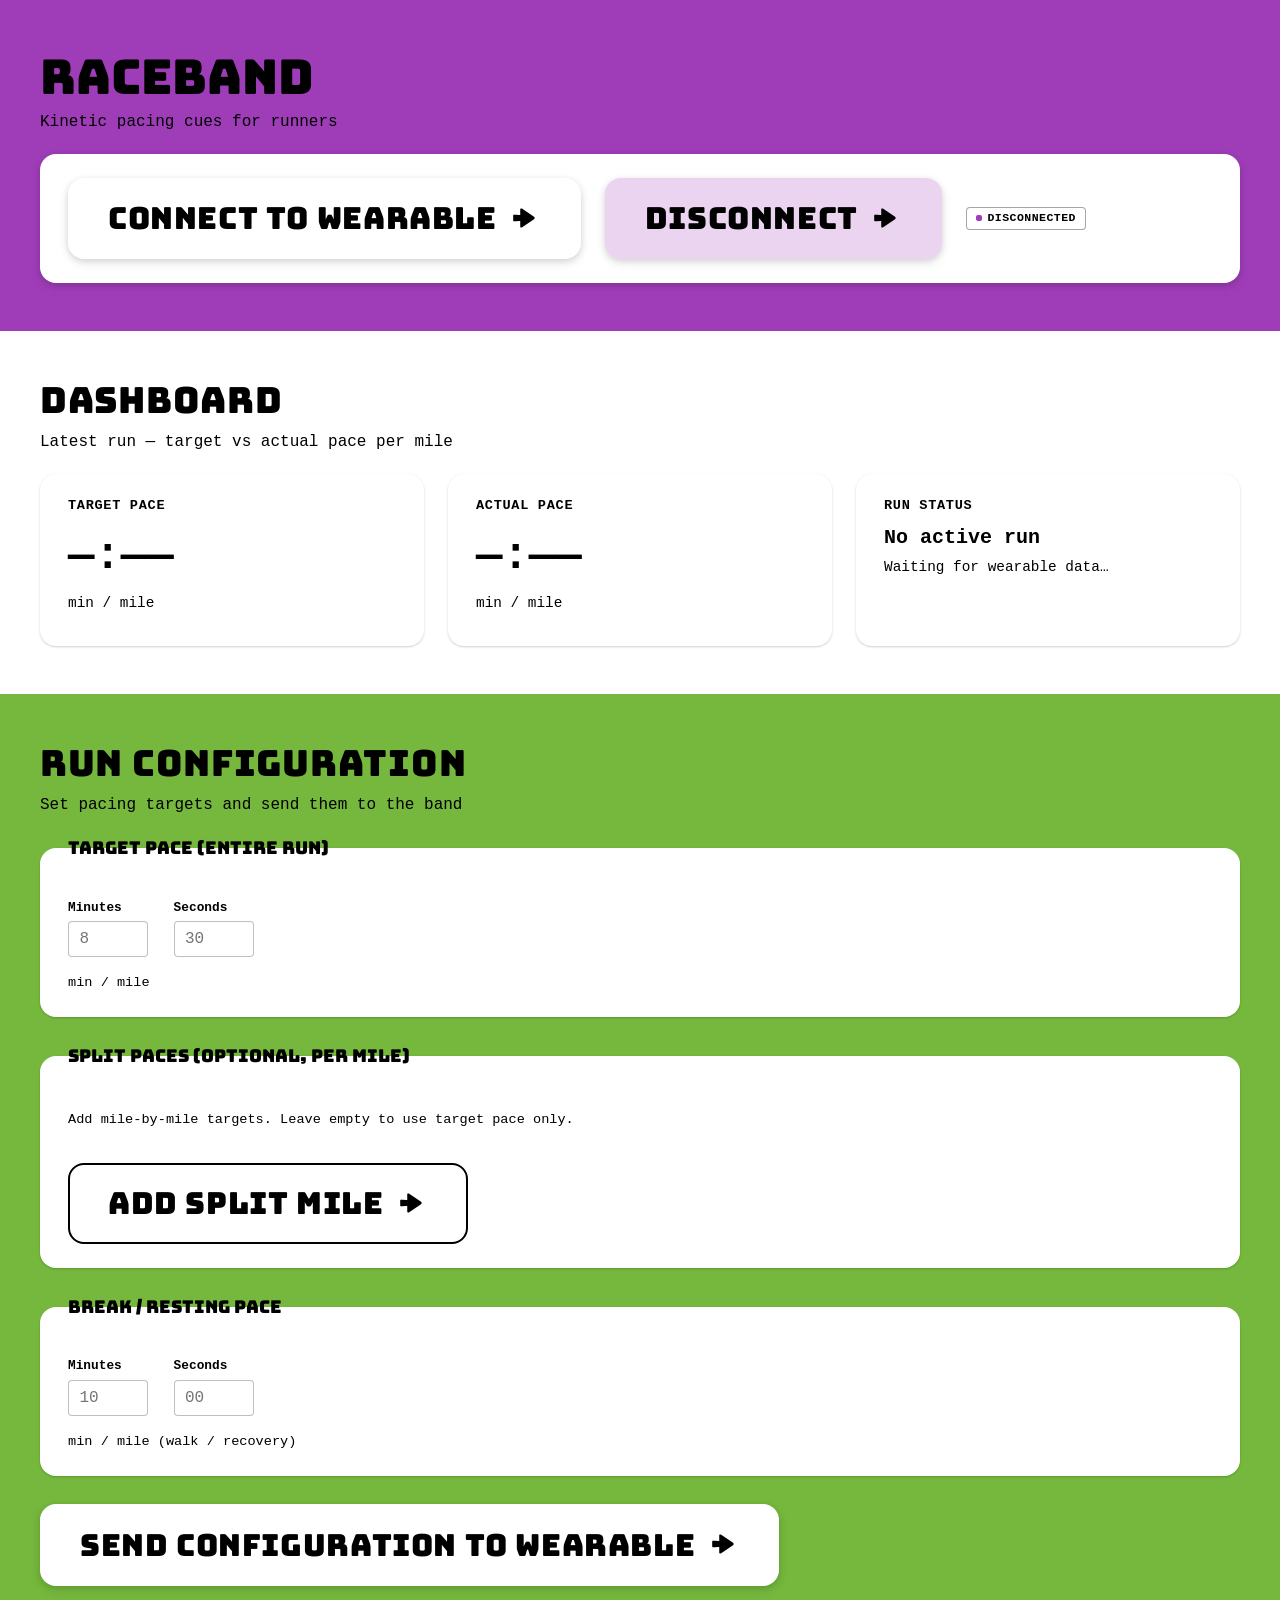
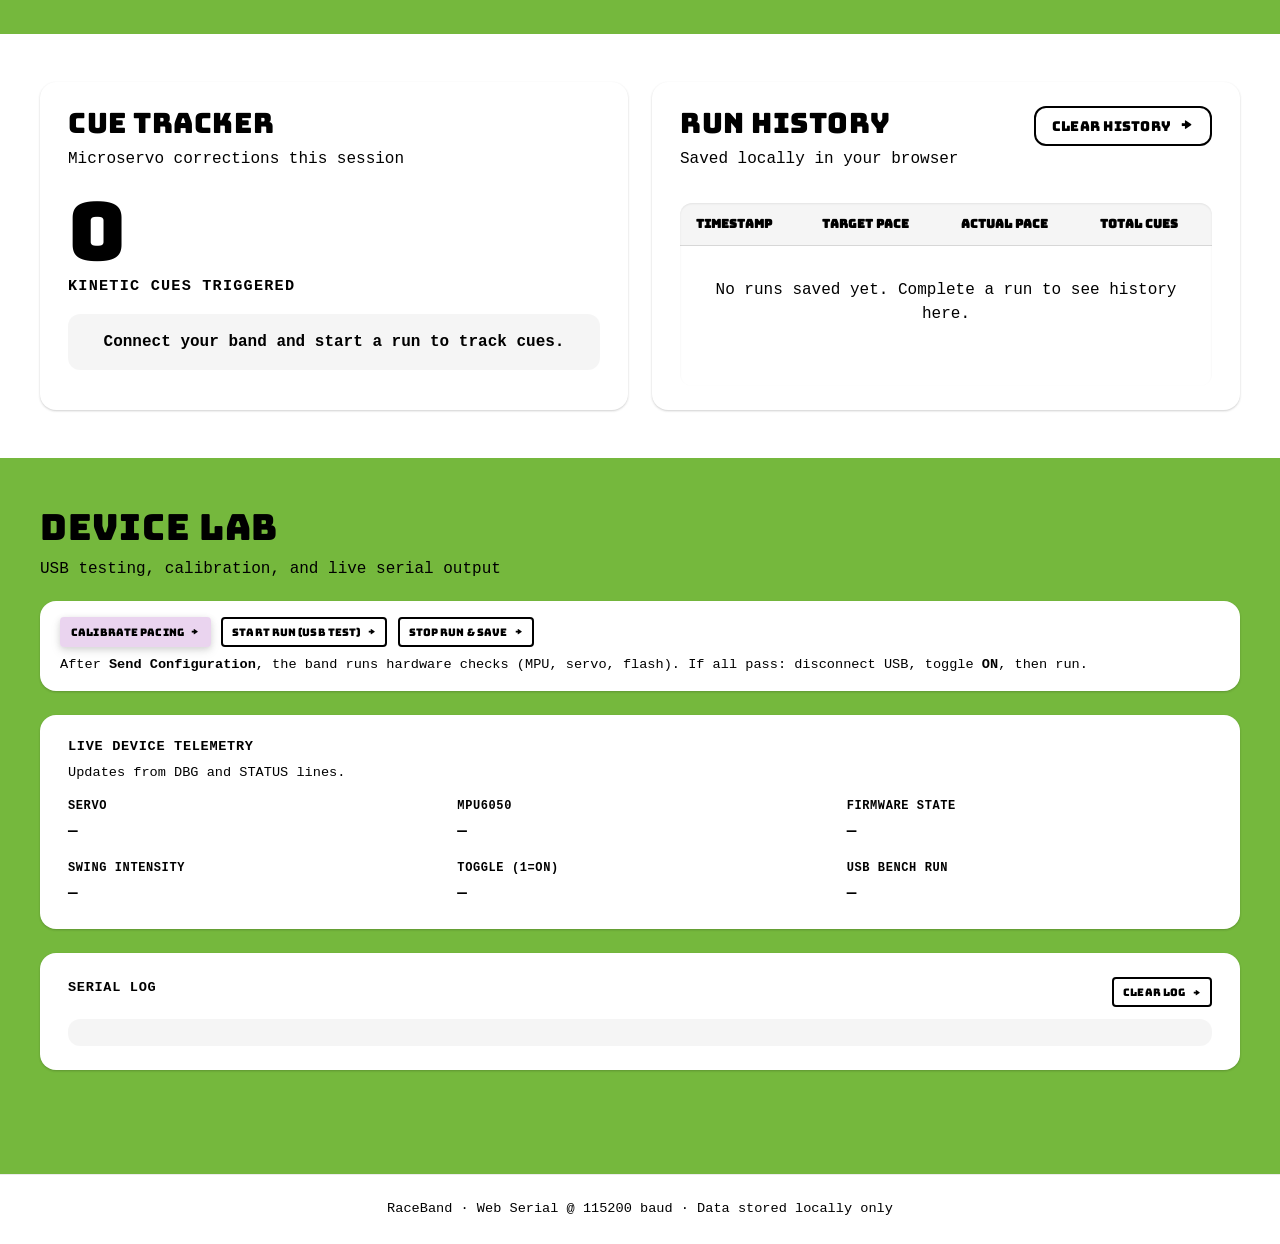
<file: RaceBand/index.html>
<!DOCTYPE html>
<html lang="en">
<head>
  <meta charset="UTF-8" />
  <meta name="viewport" content="width=device-width, initial-scale=1.0" />
  <title>RaceBand — Kinetic Pacing Wearable</title>
  <link rel="preconnect" href="https://fonts.googleapis.com" />
  <link rel="preconnect" href="https://fonts.gstatic.com" crossorigin />
  <link
    href="https://fonts.googleapis.com/css2?family=Bungee&family=Courier+Prime+Sans:ital,wght@0,400;0,700;1,400&display=swap"
    rel="stylesheet"
  />
  <link rel="stylesheet" href="style.css" />
</head>
<body>
  <!-- CONNECTION BAR — Purple -->
  <header class="section section--purple" id="connection-bar">
    <div class="section__inner">
      <h1 class="page-title">RaceBand</h1>
      <p class="tagline">Kinetic pacing cues for runners</p>
      <div class="m3-card m3-card--elevated connection-card">
        <div class="connection-controls">
          <button type="button" id="btn-connect" class="btn btn--filled">
            <span class="btn__label">Connect to Wearable</span>
          </button>
          <button type="button" id="btn-disconnect" class="btn btn--tonal" hidden>
            <span class="btn__label">Disconnect</span>
          </button>
          <span id="connection-status" class="chip chip--disconnected" role="status" aria-live="polite">
            <span class="chip__dot" aria-hidden="true"></span>
            Disconnected
          </span>
        </div>
      </div>
    </div>
  </header>

  <main>
    <!-- DASHBOARD — White -->
    <section class="section section--white" id="dashboard" aria-labelledby="dashboard-heading">
      <div class="section__inner">
        <h2 id="dashboard-heading" class="section-title">Dashboard</h2>
        <p class="section-subtitle">Latest run — target vs actual pace per mile</p>

        <div class="dashboard-grid">
          <article class="m3-card stat-card">
            <h3 class="stat-card__label">Target Pace</h3>
            <p id="dash-target-pace" class="stat-card__value">—:——</p>
            <p class="stat-card__unit">min / mile</p>
          </article>
          <article class="m3-card stat-card stat-card--compare">
            <h3 class="stat-card__label">Actual Pace</h3>
            <p id="dash-actual-pace" class="stat-card__value">—:——</p>
            <p class="stat-card__unit">min / mile</p>
            <p id="dash-pace-delta" class="stat-card__delta" aria-live="polite"></p>
          </article>
          <article class="m3-card stat-card">
            <h3 class="stat-card__label">Run Status</h3>
            <p id="dash-run-status" class="stat-card__value stat-card__value--small">No active run</p>
            <p id="dash-last-updated" class="stat-card__meta">Waiting for wearable data…</p>
          </article>
        </div>
      </div>
    </section>

    <!-- RUN CONFIGURATION — Green -->
    <section class="section section--green" id="run-config" aria-labelledby="config-heading">
      <div class="section__inner">
        <h2 id="config-heading" class="section-title">Run Configuration</h2>
        <p class="section-subtitle">Set pacing targets and send them to the band</p>

        <form id="config-form" class="config-form" novalidate>
          <fieldset class="m3-card form-group">
            <legend class="form-legend">Target Pace (entire run)</legend>
            <label class="field">
              <span class="field__label">Minutes</span>
              <input type="number" id="target-min" name="targetMin" min="0" max="59" placeholder="8" required />
            </label>
            <label class="field">
              <span class="field__label">Seconds</span>
              <input type="number" id="target-sec" name="targetSec" min="0" max="59" placeholder="30" required />
            </label>
            <span class="field__hint">min / mile</span>
          </fieldset>

          <fieldset class="m3-card form-group form-group--splits">
            <legend class="form-legend">Split Paces (optional, per mile)</legend>
            <p class="field__hint">Add mile-by-mile targets. Leave empty to use target pace only.</p>
            <div id="splits-container" class="splits-list"></div>
            <button type="button" id="btn-add-split" class="btn btn--outlined">
              <span class="btn__label">Add Split Mile</span>
            </button>
          </fieldset>

          <fieldset class="m3-card form-group">
            <legend class="form-legend">Break / Resting Pace</legend>
            <label class="field">
              <span class="field__label">Minutes</span>
              <input type="number" id="break-min" name="breakMin" min="0" max="59" placeholder="10" />
            </label>
            <label class="field">
              <span class="field__label">Seconds</span>
              <input type="number" id="break-sec" name="breakSec" min="0" max="59" placeholder="00" />
            </label>
            <span class="field__hint">min / mile (walk / recovery)</span>
          </fieldset>

          <div class="form-actions">
            <button type="submit" id="btn-send-config" class="btn btn--filled">
              <span class="btn__label">Send Configuration to Wearable</span>
            </button>
          </div>
        </form>
      </div>
    </section>

    <!-- CUE TRACKER + RUN HISTORY — White, two columns -->
    <section class="section section--white" id="insights" aria-label="Session insights">
      <div class="section__inner">
        <div class="two-col">
          <article class="m3-card two-col__item" id="cue-tracker" aria-labelledby="cue-heading">
            <h2 id="cue-heading" class="section-title section-title--in-card">Cue Tracker</h2>
            <p class="section-subtitle section-subtitle--in-card">Microservo corrections this session</p>

            <p id="cue-count" class="cue-count" aria-live="polite">0</p>
            <p class="cue-count-label">Kinetic Cues Triggered</p>
            <p id="motivation-message" class="motivation m3-card m3-card--filled" aria-live="polite">
              Connect your band and start a run to track cues.
            </p>
          </article>

          <article class="m3-card two-col__item" id="run-history" aria-labelledby="history-heading">
            <header class="history-header">
              <div>
                <h2 id="history-heading" class="section-title section-title--in-card">Run History</h2>
                <p class="section-subtitle section-subtitle--in-card">Saved locally in your browser</p>
              </div>
              <button type="button" id="btn-clear-history" class="btn btn--outlined btn--compact">
                <span class="btn__label">Clear History</span>
              </button>
            </header>

            <div class="table-wrap m3-card m3-card--inset">
              <table class="history-table" aria-describedby="history-empty-msg">
                <thead>
                  <tr>
                    <th scope="col">Timestamp</th>
                    <th scope="col">Target Pace</th>
                    <th scope="col">Actual Pace</th>
                    <th scope="col">Total Cues</th>
                  </tr>
                </thead>
                <tbody id="history-tbody"></tbody>
              </table>
              <p id="history-empty-msg" class="history-empty">No runs saved yet. Complete a run to see history here.</p>
            </div>
          </article>
        </div>
      </div>
    </section>

    <!-- DEVICE LAB — Green, bottom: USB test, calibrate, telemetry, serial log -->
    <section class="section section--green" id="device-lab" aria-labelledby="device-lab-heading">
      <div class="section__inner">
        <h2 id="device-lab-heading" class="section-title">Device Lab</h2>
        <p class="section-subtitle">USB testing, calibration, and live serial output</p>

        <div class="device-lab-toolbar m3-card">
          <div class="device-lab-actions">
            <button type="button" id="btn-calibrate" class="btn btn--tonal btn--small">
              <span class="btn__label">Calibrate Pacing</span>
            </button>
            <button type="button" id="btn-run-start" class="btn btn--outlined btn--small">
              <span class="btn__label">Start Run (USB test)</span>
            </button>
            <button type="button" id="btn-run-stop" class="btn btn--outlined btn--small">
              <span class="btn__label">Stop Run &amp; Save</span>
            </button>
          </div>
          <p class="field__hint device-lab-hint">
            After <strong>Send Configuration</strong>, the band runs hardware checks (MPU, servo,
            flash). If all pass: disconnect USB, toggle <strong>ON</strong>, then run.
          </p>
        </div>

        <article class="m3-card device-telemetry" aria-labelledby="telemetry-heading">
          <h3 id="telemetry-heading" class="stat-card__label">Live device telemetry</h3>
          <p class="field__hint">Updates from DBG and STATUS lines.</p>
          <dl class="telemetry-grid">
            <div class="telemetry-item">
              <dt>Servo</dt>
              <dd id="status-servo">—</dd>
            </div>
            <div class="telemetry-item">
              <dt>MPU6050</dt>
              <dd id="status-mpu">—</dd>
            </div>
            <div class="telemetry-item">
              <dt>Firmware state</dt>
              <dd id="status-run-state">—</dd>
            </div>
            <div class="telemetry-item">
              <dt>Swing intensity</dt>
              <dd id="status-swing">—</dd>
            </div>
            <div class="telemetry-item">
              <dt>Toggle (1=on)</dt>
              <dd id="status-switch">—</dd>
            </div>
            <div class="telemetry-item">
              <dt>USB bench run</dt>
              <dd id="status-bench">—</dd>
            </div>
          </dl>
        </article>

        <article class="m3-card serial-log-card" aria-labelledby="serial-log-heading">
          <div class="serial-log-header">
            <h3 id="serial-log-heading" class="stat-card__label">Serial log</h3>
            <button type="button" id="btn-clear-log" class="btn btn--outlined btn--small">
              <span class="btn__label">Clear log</span>
            </button>
          </div>
          <pre id="serial-log" class="serial-log" aria-live="polite"></pre>
        </article>

        <p id="config-feedback" class="feedback" role="status" aria-live="polite"></p>
      </div>
    </section>
  </main>

  <footer class="section section--white footer">
    <p class="footer__text">RaceBand · Web Serial @ 115200 baud · Data stored locally only</p>
  </footer>

  <script src="app.js"></script>
</body>
</html>
</file>
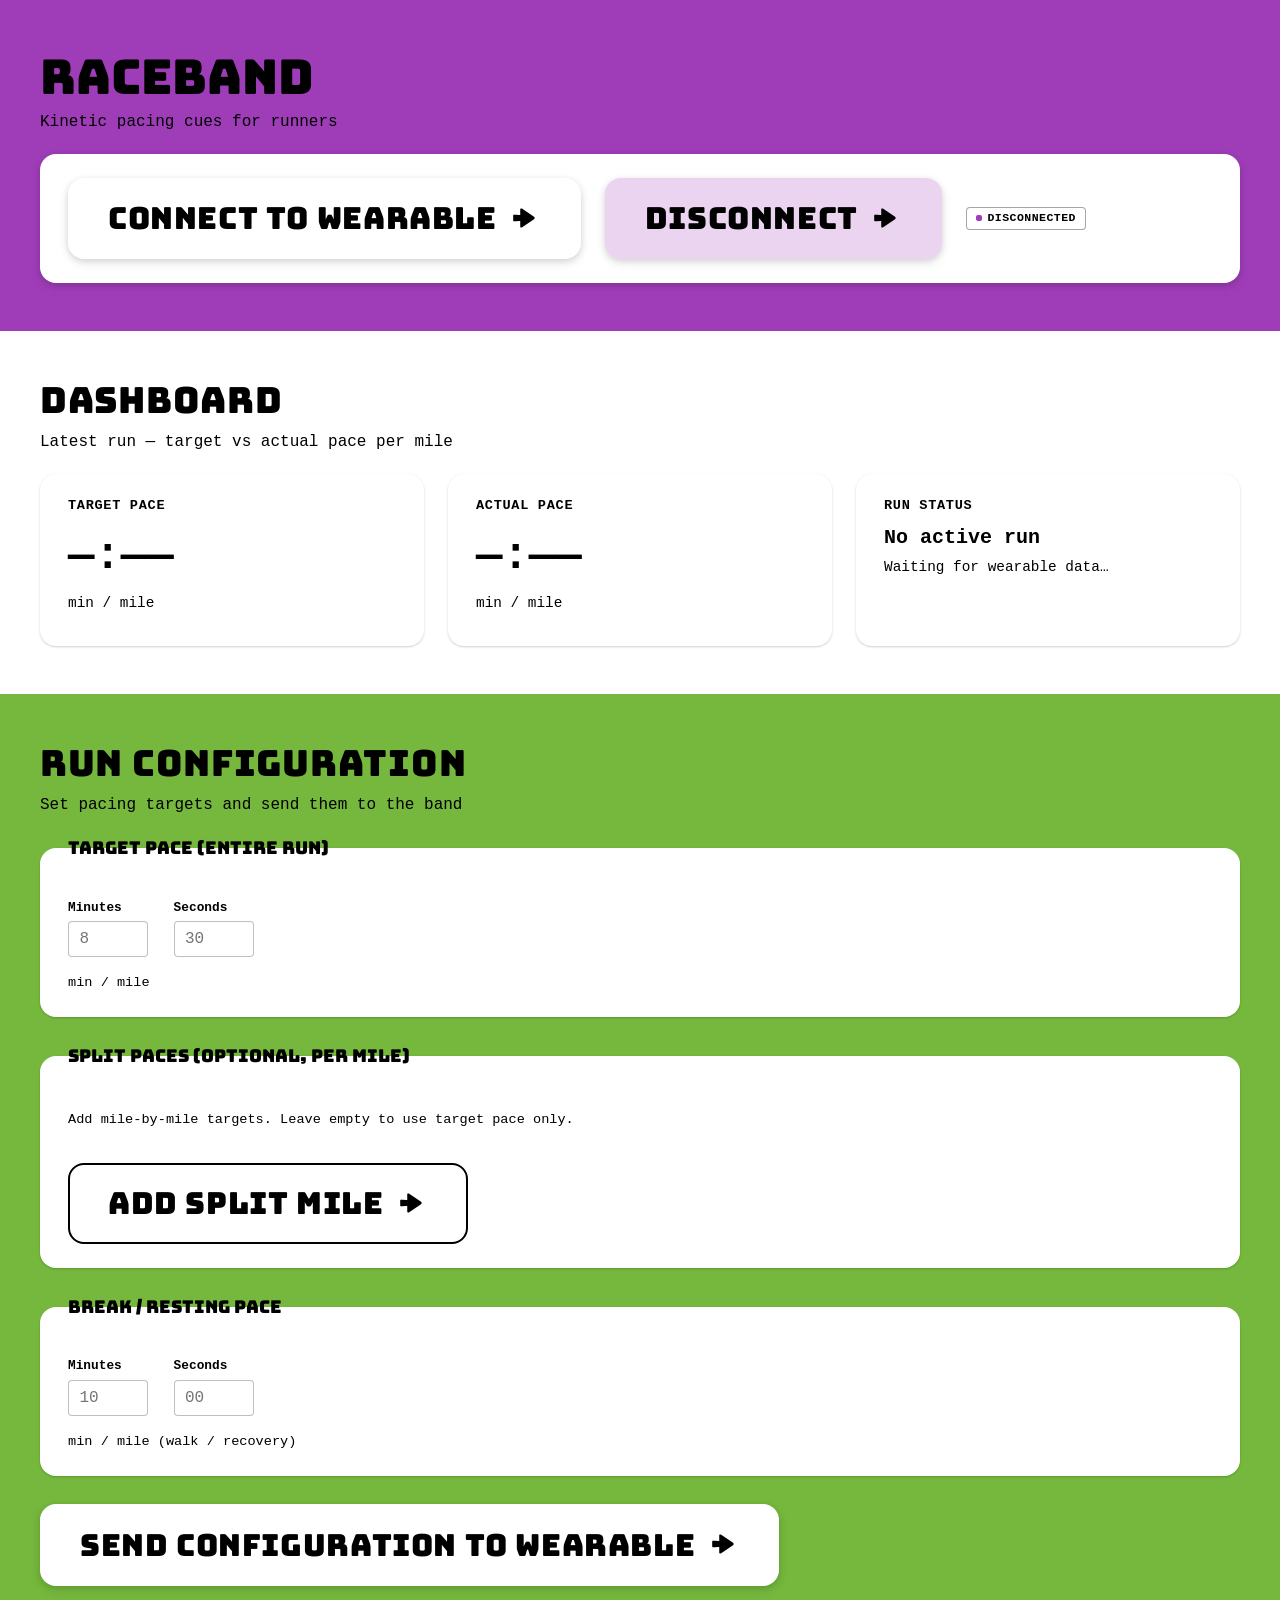
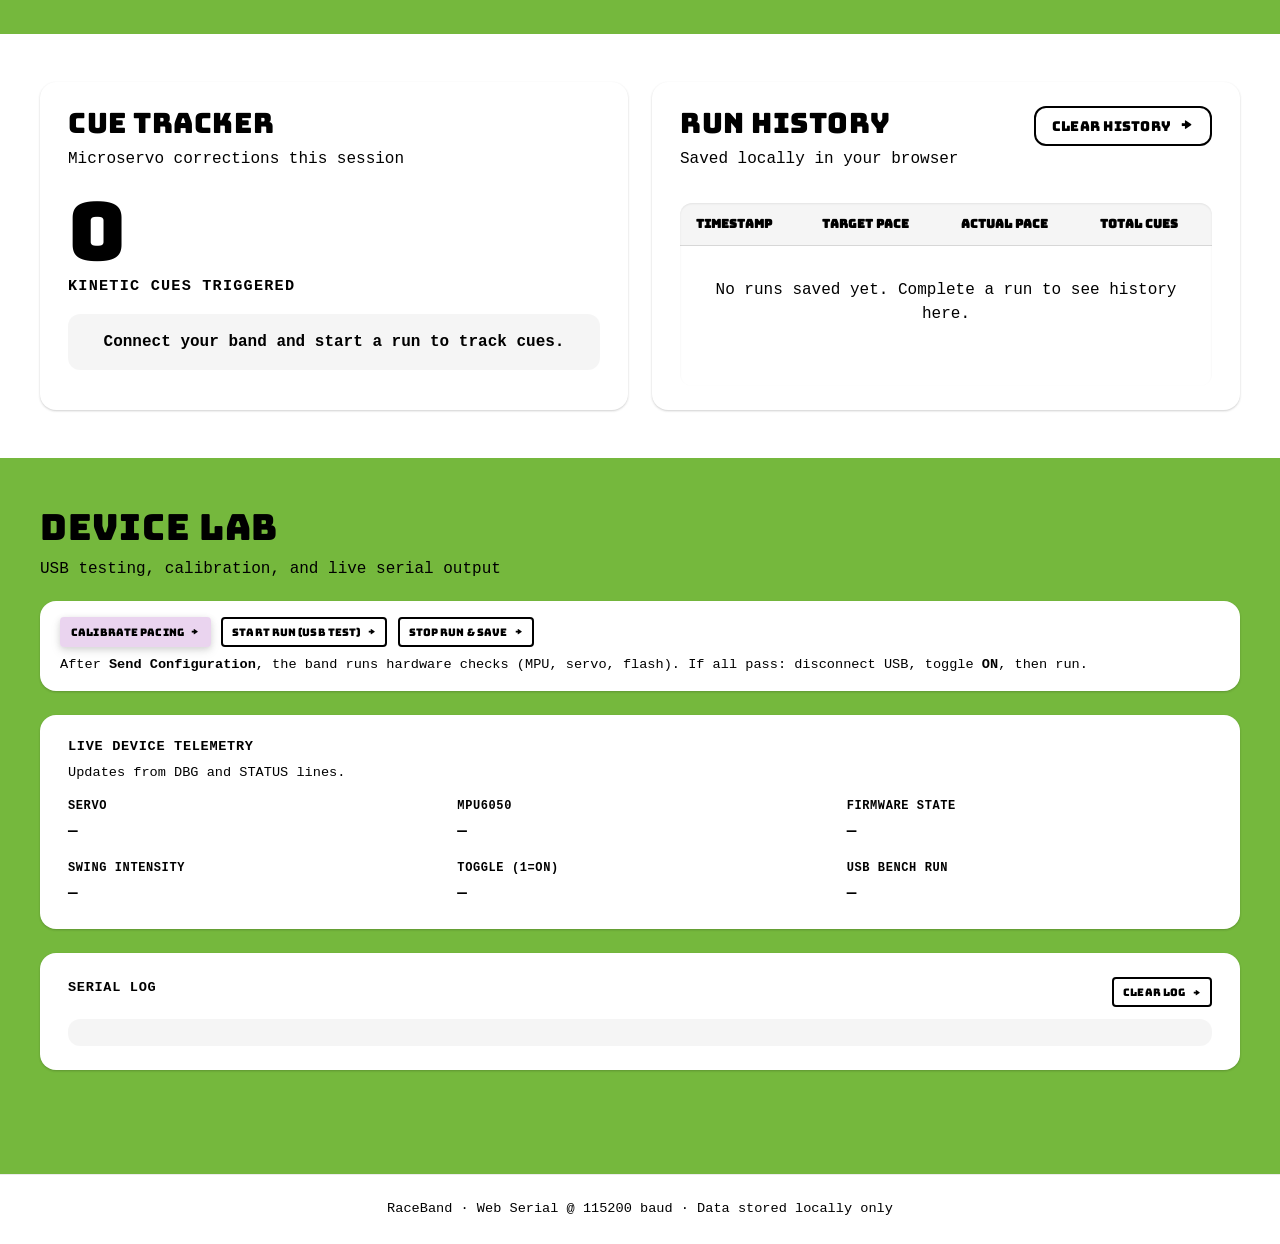
<file: RaceBand/racebandapp.html>
<!DOCTYPE html>
<!--
  RaceBand — Kinetic Pacing Wearable Dashboard (HTML)
  HCDE 539 · University of Washington

  Attribution:
  This dashboard markup was developed with assistance from Cursor (AI-assisted IDE).

  Third-party: Google Fonts (Bungee, Courier Prime Sans) via fonts.googleapis.com
-->
<html lang="en">
<head>
  <meta charset="UTF-8" />
  <meta name="viewport" content="width=device-width, initial-scale=1.0" />
  <title>RaceBand — Kinetic Pacing Wearable</title>
  <link rel="preconnect" href="https://fonts.googleapis.com" />
  <link rel="preconnect" href="https://fonts.gstatic.com" crossorigin />
  <link
    href="https://fonts.googleapis.com/css2?family=Bungee&family=Courier+Prime+Sans:ital,wght@0,400;0,700;1,400&display=swap"
    rel="stylesheet"
  />
  <link rel="stylesheet" href="style.css" />
</head>
<body>
  <!-- CONNECTION BAR — Purple -->
  <header class="section section--purple" id="connection-bar">
    <div class="section__inner">
      <h1 class="page-title">RaceBand</h1>
      <p class="tagline">Kinetic pacing cues for runners</p>
      <div class="m3-card m3-card--elevated connection-card">
        <div class="connection-controls">
          <button type="button" id="btn-connect" class="btn btn--filled">
            <span class="btn__label">Connect to Wearable</span>
          </button>
          <button type="button" id="btn-disconnect" class="btn btn--tonal" hidden>
            <span class="btn__label">Disconnect</span>
          </button>
          <span id="connection-status" class="chip chip--disconnected" role="status" aria-live="polite">
            <span class="chip__dot" aria-hidden="true"></span>
            Disconnected
          </span>
        </div>
      </div>
    </div>
  </header>

  <main>
    <!-- DASHBOARD — White -->
    <section class="section section--white" id="dashboard" aria-labelledby="dashboard-heading">
      <div class="section__inner">
        <h2 id="dashboard-heading" class="section-title">Dashboard</h2>
        <p class="section-subtitle">Latest run — target vs actual pace per mile</p>

        <div class="dashboard-grid">
          <article class="m3-card stat-card">
            <h3 class="stat-card__label">Target Pace</h3>
            <p id="dash-target-pace" class="stat-card__value">—:——</p>
            <p class="stat-card__unit">min / mile</p>
          </article>
          <article class="m3-card stat-card stat-card--compare">
            <h3 class="stat-card__label">Actual Pace</h3>
            <p id="dash-actual-pace" class="stat-card__value">—:——</p>
            <p class="stat-card__unit">min / mile</p>
            <p id="dash-pace-delta" class="stat-card__delta" aria-live="polite"></p>
          </article>
          <article class="m3-card stat-card">
            <h3 class="stat-card__label">Run Status</h3>
            <p id="dash-run-status" class="stat-card__value stat-card__value--small">No active run</p>
            <p id="dash-last-updated" class="stat-card__meta">Waiting for wearable data…</p>
          </article>
        </div>
      </div>
    </section>

    <!-- RUN CONFIGURATION — Green -->
    <section class="section section--green" id="run-config" aria-labelledby="config-heading">
      <div class="section__inner">
        <h2 id="config-heading" class="section-title">Run Configuration</h2>
        <p class="section-subtitle">Set pacing targets and send them to the band</p>

        <form id="config-form" class="config-form" novalidate>
          <fieldset class="m3-card form-group">
            <legend class="form-legend">Target Pace (entire run)</legend>
            <label class="field">
              <span class="field__label">Minutes</span>
              <input type="number" id="target-min" name="targetMin" min="0" max="59" placeholder="8" required />
            </label>
            <label class="field">
              <span class="field__label">Seconds</span>
              <input type="number" id="target-sec" name="targetSec" min="0" max="59" placeholder="30" required />
            </label>
            <span class="field__hint">min / mile</span>
          </fieldset>

          <fieldset class="m3-card form-group form-group--splits">
            <legend class="form-legend">Split Paces (optional, per mile)</legend>
            <p class="field__hint">Add mile-by-mile targets. Leave empty to use target pace only.</p>
            <div id="splits-container" class="splits-list"></div>
            <button type="button" id="btn-add-split" class="btn btn--outlined">
              <span class="btn__label">Add Split Mile</span>
            </button>
          </fieldset>

          <fieldset class="m3-card form-group">
            <legend class="form-legend">Break / Resting Pace</legend>
            <label class="field">
              <span class="field__label">Minutes</span>
              <input type="number" id="break-min" name="breakMin" min="0" max="59" placeholder="10" />
            </label>
            <label class="field">
              <span class="field__label">Seconds</span>
              <input type="number" id="break-sec" name="breakSec" min="0" max="59" placeholder="00" />
            </label>
            <span class="field__hint">min / mile (walk / recovery)</span>
          </fieldset>

          <div class="form-actions">
            <button type="submit" id="btn-send-config" class="btn btn--filled">
              <span class="btn__label">Send Configuration to Wearable</span>
            </button>
          </div>
        </form>
      </div>
    </section>

    <!-- CUE TRACKER + RUN HISTORY — White, two columns -->
    <section class="section section--white" id="insights" aria-label="Session insights">
      <div class="section__inner">
        <div class="two-col">
          <article class="m3-card two-col__item" id="cue-tracker" aria-labelledby="cue-heading">
            <h2 id="cue-heading" class="section-title section-title--in-card">Cue Tracker</h2>
            <p class="section-subtitle section-subtitle--in-card">Microservo corrections this session</p>

            <p id="cue-count" class="cue-count" aria-live="polite">0</p>
            <p class="cue-count-label">Kinetic Cues Triggered</p>
            <p id="motivation-message" class="motivation m3-card m3-card--filled" aria-live="polite">
              Connect your band and start a run to track cues.
            </p>
          </article>

          <article class="m3-card two-col__item" id="run-history" aria-labelledby="history-heading">
            <header class="history-header">
              <div>
                <h2 id="history-heading" class="section-title section-title--in-card">Run History</h2>
                <p class="section-subtitle section-subtitle--in-card">Saved locally in your browser</p>
              </div>
              <button type="button" id="btn-clear-history" class="btn btn--outlined btn--compact">
                <span class="btn__label">Clear History</span>
              </button>
            </header>

            <div class="table-wrap m3-card m3-card--inset">
              <table class="history-table" aria-describedby="history-empty-msg">
                <thead>
                  <tr>
                    <th scope="col">Timestamp</th>
                    <th scope="col">Target Pace</th>
                    <th scope="col">Actual Pace</th>
                    <th scope="col">Total Cues</th>
                  </tr>
                </thead>
                <tbody id="history-tbody"></tbody>
              </table>
              <p id="history-empty-msg" class="history-empty">No runs saved yet. Complete a run to see history here.</p>
            </div>
          </article>
        </div>
      </div>
    </section>

    <!-- DEVICE LAB — Green, bottom: USB test, calibrate, telemetry, serial log -->
    <section class="section section--green" id="device-lab" aria-labelledby="device-lab-heading">
      <div class="section__inner">
        <h2 id="device-lab-heading" class="section-title">Device Lab</h2>
        <p class="section-subtitle">USB testing, calibration, and live serial output</p>

        <div class="device-lab-toolbar m3-card">
          <div class="device-lab-actions">
            <button type="button" id="btn-calibrate" class="btn btn--tonal btn--small">
              <span class="btn__label">Calibrate Pacing</span>
            </button>
            <button type="button" id="btn-run-start" class="btn btn--outlined btn--small">
              <span class="btn__label">Start Run (USB test)</span>
            </button>
            <button type="button" id="btn-run-stop" class="btn btn--outlined btn--small">
              <span class="btn__label">Stop Run &amp; Save</span>
            </button>
          </div>
          <p class="field__hint device-lab-hint">
            After <strong>Send Configuration</strong>, the band runs hardware checks (MPU, servo,
            flash). If all pass: disconnect USB, toggle <strong>ON</strong>, then run.
          </p>
        </div>

        <article class="m3-card device-telemetry" aria-labelledby="telemetry-heading">
          <h3 id="telemetry-heading" class="stat-card__label">Live device telemetry</h3>
          <p class="field__hint">Updates from DBG and STATUS lines.</p>
          <dl class="telemetry-grid">
            <div class="telemetry-item">
              <dt>Servo</dt>
              <dd id="status-servo">—</dd>
            </div>
            <div class="telemetry-item">
              <dt>MPU6050</dt>
              <dd id="status-mpu">—</dd>
            </div>
            <div class="telemetry-item">
              <dt>Firmware state</dt>
              <dd id="status-run-state">—</dd>
            </div>
            <div class="telemetry-item">
              <dt>Swing intensity</dt>
              <dd id="status-swing">—</dd>
            </div>
            <div class="telemetry-item">
              <dt>Toggle (1=on)</dt>
              <dd id="status-switch">—</dd>
            </div>
            <div class="telemetry-item">
              <dt>USB bench run</dt>
              <dd id="status-bench">—</dd>
            </div>
          </dl>
        </article>

        <article class="m3-card serial-log-card" aria-labelledby="serial-log-heading">
          <div class="serial-log-header">
            <h3 id="serial-log-heading" class="stat-card__label">Serial log</h3>
            <button type="button" id="btn-clear-log" class="btn btn--outlined btn--small">
              <span class="btn__label">Clear log</span>
            </button>
          </div>
          <pre id="serial-log" class="serial-log" aria-live="polite"></pre>
        </article>

        <p id="config-feedback" class="feedback" role="status" aria-live="polite"></p>
      </div>
    </section>
  </main>

  <footer class="section section--white footer">
    <p class="footer__text">RaceBand · Web Serial @ 115200 baud · Data stored locally only</p>
  </footer>

  <script src="app.js"></script>
</body>
</html>
</file>
<file: RaceBand/style.css>
/* ==========================================================================
   RaceBand — Material 3–inspired surfaces (vanilla CSS)
   HCDE 539 · University of Washington

   Typography: Bungee (headings + action buttons), Courier Prime Sans (body)
   loaded from Google Fonts in racebandapp.html (third-party).

   Text: #000000 · No orange palette
   ========================================================================== */

:root {
  --color-text: #000000;
  --color-purple: #9f3db8;
  --color-white: #ffffff;
  --color-green: #75b83d;

  --font-heading: "Bungee", system-ui, sans-serif;
  --font-body: "Courier Prime Sans", "Courier New", monospace;

  /* Material 3 shape (medium / large corners) */
  --m3-shape-corner-medium: 12px;
  --m3-shape-corner-large: 16px;
  --m3-shape-corner-small: 4px;

  /* Elevation shadows (approximate M3 levels) */
  --m3-elevation-1: 0 1px 2px rgba(0, 0, 0, 0.12), 0 1px 3px rgba(0, 0, 0, 0.08);
  --m3-elevation-2: 0 2px 6px rgba(0, 0, 0, 0.12), 0 4px 12px rgba(0, 0, 0, 0.08);
  --m3-elevation-3: 0 4px 8px rgba(0, 0, 0, 0.14), 0 8px 24px rgba(0, 0, 0, 0.1);

  --section-padding-y: 3rem;
  --section-padding-x: 2.5rem;
  --inner-max-width: 1200px;
  --gap: 1.5rem;

  /* Action buttons — 2× prior scale (~0.95rem / 0.65rem pad) */
  --btn-font-size: 1.9rem;
  --btn-padding-y: 1.3rem;
  --btn-padding-x: 2.5rem;
  --btn-min-height: 4.25rem;
}

*,
*::before,
*::after {
  box-sizing: border-box;
}

html {
  font-size: 16px;
  scroll-behavior: smooth;
}

body {
  margin: 0;
  color: var(--color-text);
  font-family: var(--font-body);
  font-size: 1rem;
  line-height: 1.5;
  background: var(--color-white);
}

h1,
h2,
h3,
.section-title,
.page-title,
.form-legend {
  font-family: var(--font-heading);
  font-weight: 400;
  color: var(--color-text);
  margin: 0 0 0.5rem;
  line-height: 1.2;
}

p,
label,
input,
td,
th,
.stat-card__label,
.stat-card__unit,
.stat-card__meta,
.field__label,
.field__hint,
.tagline,
.section-subtitle,
.cue-count-label,
.feedback,
.footer__text,
.chip,
.motivation {
  font-family: var(--font-body);
  color: var(--color-text);
}

/* --- Material 3 cards ----------------------------------------------------- */

.m3-card {
  background: var(--color-white);
  border-radius: var(--m3-shape-corner-large);
  box-shadow: var(--m3-elevation-1);
  border: none;
  padding: 1.5rem 1.75rem;
}

.m3-card--elevated {
  box-shadow: var(--m3-elevation-2);
}

.m3-card--filled {
  background: rgba(0, 0, 0, 0.04);
  box-shadow: none;
  border-radius: var(--m3-shape-corner-medium);
}

.m3-card--inset {
  padding: 0;
  overflow: hidden;
  border-radius: var(--m3-shape-corner-medium);
  box-shadow: inset 0 1px 2px rgba(0, 0, 0, 0.08);
}

/* --- Sections ------------------------------------------------------------- */

.section {
  width: 100%;
  padding: var(--section-padding-y) var(--section-padding-x);
}

.section--purple {
  background-color: var(--color-purple);
}

.section--white {
  background-color: var(--color-white);
}

.section--green {
  background-color: var(--color-green);
}

.section__inner {
  max-width: var(--inner-max-width);
  margin: 0 auto;
}

.section-title {
  font-size: clamp(1.75rem, 3vw, 2.25rem);
  text-transform: uppercase;
  letter-spacing: 0.02em;
}

.section-title--in-card {
  font-size: clamp(1.35rem, 2.5vw, 1.75rem);
}

.section-subtitle,
.tagline {
  margin: 0 0 1.25rem;
  font-size: 1rem;
}

.section-subtitle--in-card {
  margin-bottom: 1rem;
}

.page-title {
  font-size: clamp(2rem, 4vw, 3rem);
  margin-bottom: 0.25rem;
}

/* --- Two-column layout (cue tracker | run history) ---------------------- */

.two-col {
  display: grid;
  grid-template-columns: 1fr 1fr;
  gap: var(--gap);
  align-items: start;
}

.two-col__item {
  min-height: 100%;
  display: flex;
  flex-direction: column;
}

/* --- Connection bar ------------------------------------------------------- */

.connection-card {
  margin-top: 0.5rem;
}

.connection-controls {
  display: flex;
  flex-wrap: wrap;
  align-items: center;
  gap: var(--gap);
}

/* --- Chips / status tags (compact, subtle corners) ------------------------ */

.chip {
  display: inline-flex;
  align-items: center;
  gap: 0.35rem;
  font-family: var(--font-body);
  font-size: 0.72rem;
  font-weight: 700;
  letter-spacing: 0.04em;
  text-transform: uppercase;
  padding: 0.2rem 0.55rem;
  border-radius: var(--m3-shape-corner-small);
  border: 1px solid rgba(0, 0, 0, 0.35);
  background: rgba(255, 255, 255, 0.95);
  box-shadow: none;
  line-height: 1.3;
}

.chip__dot {
  width: 6px;
  height: 6px;
  border-radius: 2px;
  background: var(--color-text);
  flex-shrink: 0;
}

.chip--connected {
  border-color: var(--color-green);
  background: rgba(117, 184, 61, 0.2);
}

.chip--connected .chip__dot {
  background: var(--color-green);
}

.chip--disconnected .chip__dot {
  background: var(--color-purple);
}

/* --- Action buttons (large, Bungee, arrow suffix) ----------------------- */

.btn {
  display: inline-flex;
  align-items: center;
  justify-content: center;
  gap: 0.35rem;
  font-family: var(--font-heading);
  font-size: var(--btn-font-size);
  font-weight: 400;
  letter-spacing: 0.02em;
  text-transform: uppercase;
  color: var(--color-text);
  border: none;
  border-radius: var(--m3-shape-corner-large);
  padding: var(--btn-padding-y) var(--btn-padding-x);
  min-height: var(--btn-min-height);
  cursor: pointer;
  box-shadow: var(--m3-elevation-2);
  transition: box-shadow 0.15s ease, transform 0.1s ease, filter 0.15s ease;
}

.btn::after {
  content: "→";
  font-family: var(--font-heading);
  font-size: 1.1em;
  line-height: 1;
  margin-left: 0.15em;
}

.btn__label {
  /* Wraps label text; arrow lives on .btn::after */
}

.btn:hover:not(:disabled) {
  box-shadow: var(--m3-elevation-3);
  transform: translateY(-2px);
  filter: brightness(1.02);
}

.btn:active:not(:disabled) {
  transform: translateY(0);
  box-shadow: var(--m3-elevation-1);
}

.btn:disabled {
  opacity: 0.45;
  cursor: not-allowed;
  box-shadow: none;
}

.btn--filled {
  background: var(--color-white);
}

.btn--tonal {
  background: rgba(159, 61, 184, 0.22);
}

.btn--outlined {
  background: var(--color-white);
  box-shadow: none;
  outline: 2px solid var(--color-text);
  outline-offset: -2px;
}

.btn--outlined:hover:not(:disabled) {
  background: rgba(0, 0, 0, 0.04);
}

.btn--compact {
  --btn-font-size: 0.85rem;
  --btn-padding-y: 0.65rem;
  --btn-padding-x: 1.1rem;
  --btn-min-height: 2.5rem;
  border-radius: var(--m3-shape-corner-medium);
}

.btn--small {
  --btn-font-size: 0.65rem;
  --btn-padding-y: 0.4rem;
  --btn-padding-x: 0.7rem;
  --btn-min-height: 1.85rem;
  border-radius: var(--m3-shape-corner-small);
  letter-spacing: 0.01em;
}

.btn--small::after {
  font-size: 0.9em;
  margin-left: 0.1em;
}

/* --- Dashboard ------------------------------------------------------------ */

.dashboard-grid {
  display: grid;
  grid-template-columns: repeat(3, 1fr);
  gap: var(--gap);
}

.stat-card {
  /* m3-card supplies surface */
}

.stat-card__label {
  font-size: 0.85rem;
  font-weight: 700;
  text-transform: uppercase;
  letter-spacing: 0.05em;
  margin: 0 0 0.5rem;
}

.stat-card__value {
  font-size: clamp(2rem, 4vw, 2.75rem);
  font-weight: 700;
  margin: 0;
  font-variant-numeric: tabular-nums;
}

.stat-card__value--small {
  font-size: 1.25rem;
}

.stat-card__unit,
.stat-card__meta {
  margin: 0.25rem 0 0;
  font-size: 0.9rem;
}

.stat-card__delta {
  margin: 0.5rem 0 0;
  font-weight: 700;
  font-size: 0.95rem;
}

/* --- Device lab (bottom): actions, telemetry, serial log ------------------ */

.device-lab-toolbar {
  margin-bottom: var(--gap);
  padding: 1rem 1.25rem;
}

.device-lab-actions {
  display: flex;
  flex-wrap: wrap;
  align-items: center;
  gap: 0.65rem;
}

.device-lab-hint {
  margin: 0.85rem 0 0;
  font-size: 0.8rem;
}

.device-telemetry,
.serial-log-card {
  margin-top: var(--gap);
}

.telemetry-grid {
  display: grid;
  grid-template-columns: repeat(3, 1fr);
  gap: 1rem 1.5rem;
  margin: 0;
}

.telemetry-item dt {
  font-size: 0.75rem;
  font-weight: 700;
  text-transform: uppercase;
  letter-spacing: 0.05em;
  margin: 0 0 0.25rem;
}

.telemetry-item dd {
  margin: 0;
  font-size: 1rem;
  font-weight: 700;
  font-variant-numeric: tabular-nums;
}

.serial-log-header {
  display: flex;
  flex-wrap: wrap;
  align-items: center;
  justify-content: space-between;
  gap: 0.75rem;
  margin-bottom: 0.75rem;
}

.serial-log {
  margin: 0;
  padding: 0.85rem 1rem;
  max-height: 220px;
  overflow-y: auto;
  font-size: 0.8rem;
  line-height: 1.45;
  background: rgba(0, 0, 0, 0.04);
  border-radius: var(--m3-shape-corner-medium);
  white-space: pre-wrap;
  word-break: break-all;
}

.serial-log__line--err {
  color: var(--color-text);
  font-weight: 700;
}

.serial-log__line--dbg {
  opacity: 0.85;
}

@media (max-width: 720px) {
  .telemetry-grid {
    grid-template-columns: repeat(2, 1fr);
  }
}

/* --- Run configuration ---------------------------------------------------- */

.config-form {
  display: flex;
  flex-direction: column;
  gap: 1.75rem;
}

.form-group {
  margin: 0;
  border: none;
}

.form-legend {
  font-size: 1.1rem;
  padding: 0;
  margin-bottom: 0.75rem;
}

.field {
  display: inline-flex;
  flex-direction: column;
  margin-right: 1rem;
  margin-bottom: 0.5rem;
}

.field__label {
  font-size: 0.8rem;
  font-weight: 700;
  margin-bottom: 0.25rem;
}

.field__hint {
  display: block;
  font-size: 0.85rem;
  margin-top: 0.5rem;
}

input[type="number"] {
  font-family: var(--font-body);
  font-size: 1rem;
  color: var(--color-text);
  border: 1px solid rgba(0, 0, 0, 0.25);
  border-radius: var(--m3-shape-corner-small);
  padding: 0.5rem 0.65rem;
  width: 5rem;
  background: var(--color-white);
}

input[type="number"]:focus {
  outline: 2px solid var(--color-purple);
  outline-offset: 1px;
}

.splits-list {
  display: flex;
  flex-direction: column;
  gap: 0.75rem;
  margin: 1rem 0;
}

.split-row {
  display: flex;
  flex-wrap: wrap;
  align-items: flex-end;
  gap: 0.75rem;
  padding: 0.85rem 1rem;
  border-radius: var(--m3-shape-corner-medium);
  background: rgba(0, 0, 0, 0.04);
  box-shadow: var(--m3-elevation-1);
}

.split-row__mile {
  font-weight: 700;
  min-width: 4rem;
}

.form-actions {
  display: flex;
  flex-wrap: wrap;
  gap: var(--gap);
}

.feedback {
  margin-top: 1rem;
  font-weight: 700;
  min-height: 1.5em;
}

/* --- Cue tracker (in two-col card) ---------------------------------------- */

.cue-count {
  font-family: var(--font-heading);
  font-size: clamp(3rem, 8vw, 5rem);
  line-height: 1;
  margin: 0.25rem 0;
  color: var(--color-text);
}

.cue-count-label {
  font-size: 0.95rem;
  font-weight: 700;
  text-transform: uppercase;
  letter-spacing: 0.08em;
  margin: 0 0 1rem;
}

.motivation {
  font-size: 1rem;
  font-weight: 700;
  margin-top: auto;
  padding: 1rem 1.25rem;
  text-align: center;
}

/* --- Run history (in two-col card) ---------------------------------------- */

.history-header {
  display: flex;
  flex-wrap: wrap;
  align-items: flex-start;
  justify-content: space-between;
  gap: 1rem;
  margin-bottom: 1rem;
}

.table-wrap {
  flex: 1;
}

.history-table {
  width: 100%;
  border-collapse: collapse;
  font-size: 0.9rem;
}

.history-table th,
.history-table td {
  padding: 0.75rem 1rem;
  text-align: left;
  border-bottom: 1px solid rgba(0, 0, 0, 0.12);
  color: var(--color-text);
}

.history-table th {
  font-family: var(--font-heading);
  font-size: 0.75rem;
  text-transform: uppercase;
  background: rgba(0, 0, 0, 0.04);
}

.history-table tbody tr:last-child td {
  border-bottom: none;
}

.history-table tbody tr:hover {
  background: rgba(159, 61, 184, 0.08);
}

.history-empty {
  padding: 2rem 1rem;
  text-align: center;
  margin: 0;
}

.history-empty[hidden] {
  display: none;
}

/* --- Footer --------------------------------------------------------------- */

.footer {
  padding: 1.5rem var(--section-padding-x);
  text-align: center;
  border-top: 1px solid rgba(0, 0, 0, 0.08);
}

.footer__text {
  margin: 0;
  font-size: 0.85rem;
}

/* --- Responsive ----------------------------------------------------------- */

@media (max-width: 960px) {
  .two-col {
    grid-template-columns: 1fr;
  }

  .dashboard-grid {
    grid-template-columns: 1fr;
  }
}

@media (max-width: 600px) {
  :root {
    --section-padding-x: 1.25rem;
    --section-padding-y: 2rem;
    --btn-font-size: 1rem;
    --btn-padding-x: 1.5rem;
  }

  .connection-controls {
    flex-direction: column;
    align-items: stretch;
  }

  .btn:not(.btn--compact):not(.btn--small) {
    width: 100%;
  }

  .device-lab-actions .btn--small {
    flex: 1 1 auto;
    min-width: 8rem;
  }

  .form-actions {
    flex-direction: column;
  }

  .history-header {
    flex-direction: column;
  }
}
</file>
